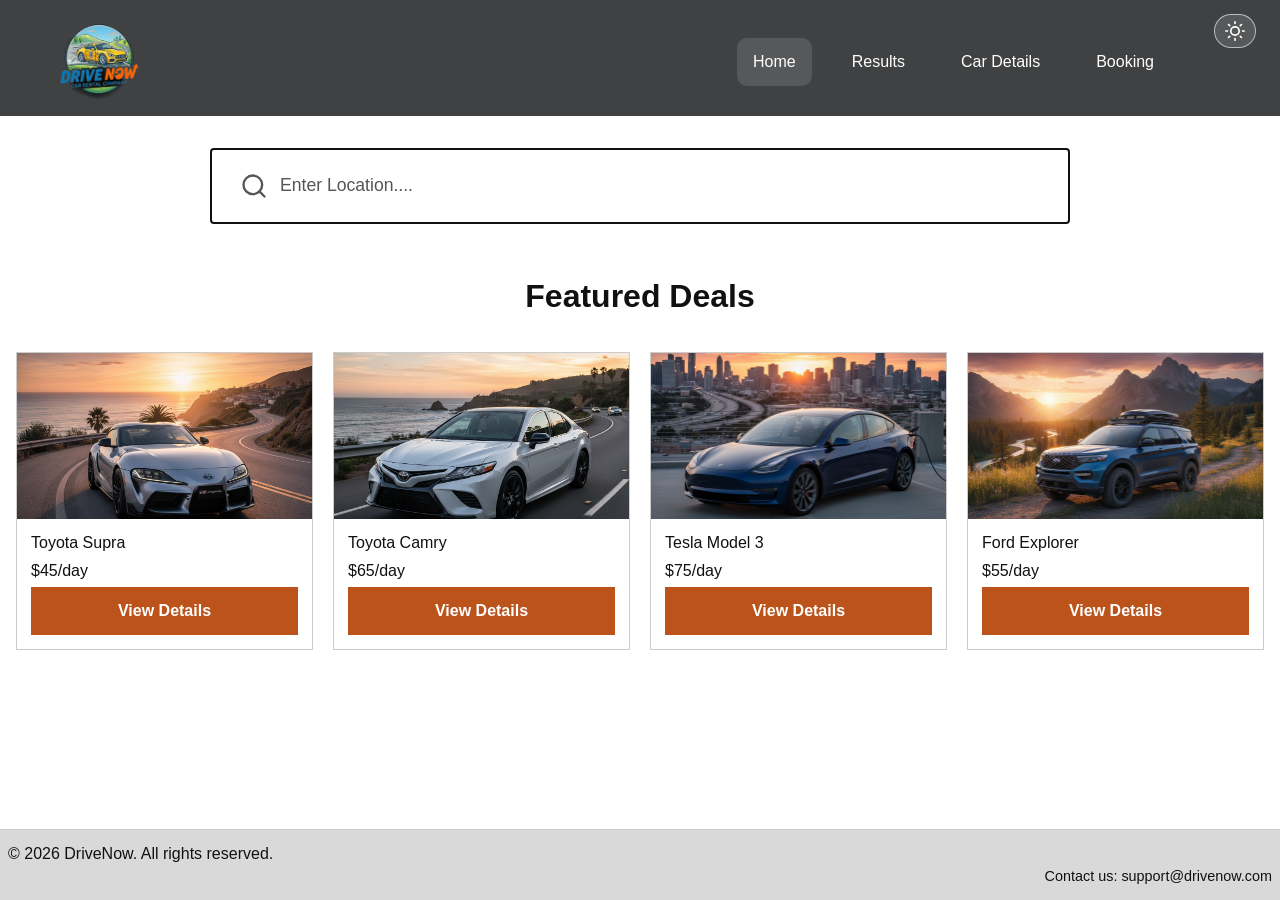
<file: index.html>
<!DOCTYPE html>
<html lang="en">

<head>
  <meta charset="UTF-8" />
  <meta name="viewport" content="width=device-width, initial-scale=1.0" />
  <title>DriveNow — Find Your Ride</title>
  <script>
    const savedTheme = localStorage.getItem('theme');
    if (savedTheme) {
      document.documentElement.setAttribute('data-theme', savedTheme);
    }
  </script>
  <link rel="stylesheet" href="css/styles.css" />
  <link rel="stylesheet" href="css/index.css" />
</head>

<body class="home-page">
  <div class="page-loader" id="page-loader" role="status" aria-live="polite">
    <div class="page-loader-panel">
      <div class="ring-spinner" aria-hidden="true"></div>
      <h2>Finding Your Perfect Car...</h2>
      <p>This will only take a moment</p>
    </div>
  </div>

  <!-- ── HEADER / NAV ── -->
  <header>
    <nav class="navbar" aria-label="Main navigation">

      <!-- hamburger: mobile only -->
      <button class="hamburger" id="hamburger" aria-label="Open navigation menu" aria-expanded="false"
        aria-controls="nav-menu">
        <span class="bar"></span>
        <span class="bar"></span>
        <span class="bar"></span>
      </button>

      <!-- Logo -->
      <a href="index.html" class="logo">
        <img src="images/logo.png" alt="DriveNow" class="logo-img" />
      </a>

      <!-- Dark-mode toggle -->
      <div class="nav-right">
        <button class="dark-mode-toggle" type="button" aria-label="Toggle light and dark mode">
          <svg class="icon-sun" xmlns="http://www.w3.org/2000/svg" viewBox="0 0 24 24" fill="none" stroke="currentColor"
            stroke-width="2" stroke-linecap="round" stroke-linejoin="round" aria-hidden="true">
            <circle cx="12" cy="12" r="5" />
            <line x1="12" y1="1" x2="12" y2="3" />
            <line x1="12" y1="21" x2="12" y2="23" />
            <line x1="4.22" y1="4.22" x2="5.64" y2="5.64" />
            <line x1="18.36" y1="18.36" x2="19.78" y2="19.78" />
            <line x1="1" y1="12" x2="3" y2="12" />
            <line x1="21" y1="12" x2="23" y2="12" />
            <line x1="4.22" y1="19.78" x2="5.64" y2="18.36" />
            <line x1="18.36" y1="5.64" x2="19.78" y2="4.22" />
          </svg>
          <svg class="icon-moon" xmlns="http://www.w3.org/2000/svg" viewBox="0 0 24 24" fill="none"
            stroke="currentColor" stroke-width="2" stroke-linecap="round" stroke-linejoin="round" aria-hidden="true">
            <path d="M21 12.79A9 9 0 1 1 11.21 3 7 7 0 0 0 21 12.79z" />
          </svg>
        </button>
      </div>

      <!-- Single nav list — mobile dropdown + desktop inline row -->
      <ul class="nav-menu" id="nav-menu" role="menu">
        <li><a href="index.html" aria-current="page">Home</a></li>
        <li><a href="searchResults.html">Results</a></li>
        <li><a href="car-details.html">Car Details</a></li>
        <li><a href="booking.html">Booking</a></li>
      </ul>

    </nav>
  </header>

  <!-- ── MAIN CONTENT ── -->
  <main class="content">

    <!-- Search bar -->
    <div class="search-wrap">
      <div class="search-box">
        <svg class="search-icon" xmlns="http://www.w3.org/2000/svg" viewBox="0 0 24 24" fill="none"
          stroke="currentColor" stroke-width="2" stroke-linecap="round" stroke-linejoin="round" aria-hidden="true">
          <circle cx="11" cy="11" r="8" />
          <line x1="21" y1="21" x2="16.65" y2="16.65" />
        </svg>
        <input type="text" id="location-search" placeholder="Enter Location...." aria-label="Enter pickup location" />
      </div>
    </div>

    <!-- Featured Deals -->
    <section class="featured-section is-initial-loading" aria-label="Featured deals">
      <h2>Featured Deals</h2>

      <div class="cards-loading-grid" id="initial-loading" aria-hidden="true">
        <article class="loading-card">
          <div class="loading-image"></div>
          <div class="loading-card-body">
            <div class="loading-line loading-line-title"></div>
            <div class="loading-line loading-line-price"></div>
            <div class="loading-line loading-line-button"></div>
          </div>
        </article>
        <article class="loading-card">
          <div class="loading-image"></div>
          <div class="loading-card-body">
            <div class="loading-line loading-line-title"></div>
            <div class="loading-line loading-line-price"></div>
            <div class="loading-line loading-line-button"></div>
          </div>
        </article>
        <article class="loading-card">
          <div class="loading-image"></div>
          <div class="loading-card-body">
            <div class="loading-line loading-line-title"></div>
            <div class="loading-line loading-line-price"></div>
            <div class="loading-line loading-line-button"></div>
          </div>
        </article>
        <article class="loading-card">
          <div class="loading-image"></div>
          <div class="loading-card-body">
            <div class="loading-line loading-line-title"></div>
            <div class="loading-line loading-line-price"></div>
            <div class="loading-line loading-line-button"></div>
          </div>
        </article>
      </div>

      <div class="results-loading-card" id="results-loading" aria-live="polite" hidden>
        <div class="ring-spinner" aria-hidden="true"></div>
        <h3>Finding Your Perfect Car...</h3>
        <p>This will only take a moment</p>
      </div>

      <div class="cards-grid" id="featured-cards">

        <!-- Card 1 — Toyota Supra -->
        <a href="car-details.html?car=toyota-supra" class="car-card" data-search="toyota supra sport coupe">
          <img src="images/3acf2c99f99354d7e898cce7eb17a19293761b6e.png" alt="Toyota Supra" />
          <div class="car-card-body">
            <h3>Toyota Supra</h3>
            <p class="price">$45/day</p>
            <span class="view-btn">View Details</span>
          </div>
        </a>

        <!-- Card 2 — Toyota Camry -->
        <a href="car-details.html?car=toyota-camry" class="car-card" data-search="toyota camry comfort sedan">
          <img src="images/bf67752caa2bc43080dd3bb3404a6be46a2e1ee6.png" alt="Toyota Camry" />
          <div class="car-card-body">
            <h3>Toyota Camry</h3>
            <p class="price">$65/day</p>
            <span class="view-btn">View Details</span>
          </div>
        </a>

        <!-- Card 3 — Tesla Model 3 -->
        <a href="car-details.html?car=tesla-model-3" class="car-card" data-search="tesla model 3 electric sedan">
          <img src="images/949071b429e9a21ffe97f024915ea145618aae77.png" alt="Tesla Model 3" />
          <div class="car-card-body">
            <h3>Tesla Model 3</h3>
            <p class="price">$75/day</p>
            <span class="view-btn">View Details</span>
          </div>
        </a>

        <!-- Card 4 — Ford Explorer -->
        <a href="car-details.html?car=ford-explorer" class="car-card" data-search="ford explorer family suv">
          <img src="images/331bb8dc2a8fc379808626909359086a470045e2.png" alt="Ford Explorer" />
          <div class="car-card-body">
            <h3>Ford Explorer</h3>
            <p class="price">$55/day</p>
            <span class="view-btn">View Details</span>
          </div>
        </a>

      </div>

    </section>

  </main>

  <!-- ── FOOTER ── -->
  <footer class="car-footer">
    <p>© 2026 DriveNow. All rights reserved.</p>
    <div class="footer-contact">
      <span>Contact us: support@drivenow.com</span>
    </div>
  </footer>

  <script src="js/main.js"></script>
</body>

</html>
</file>
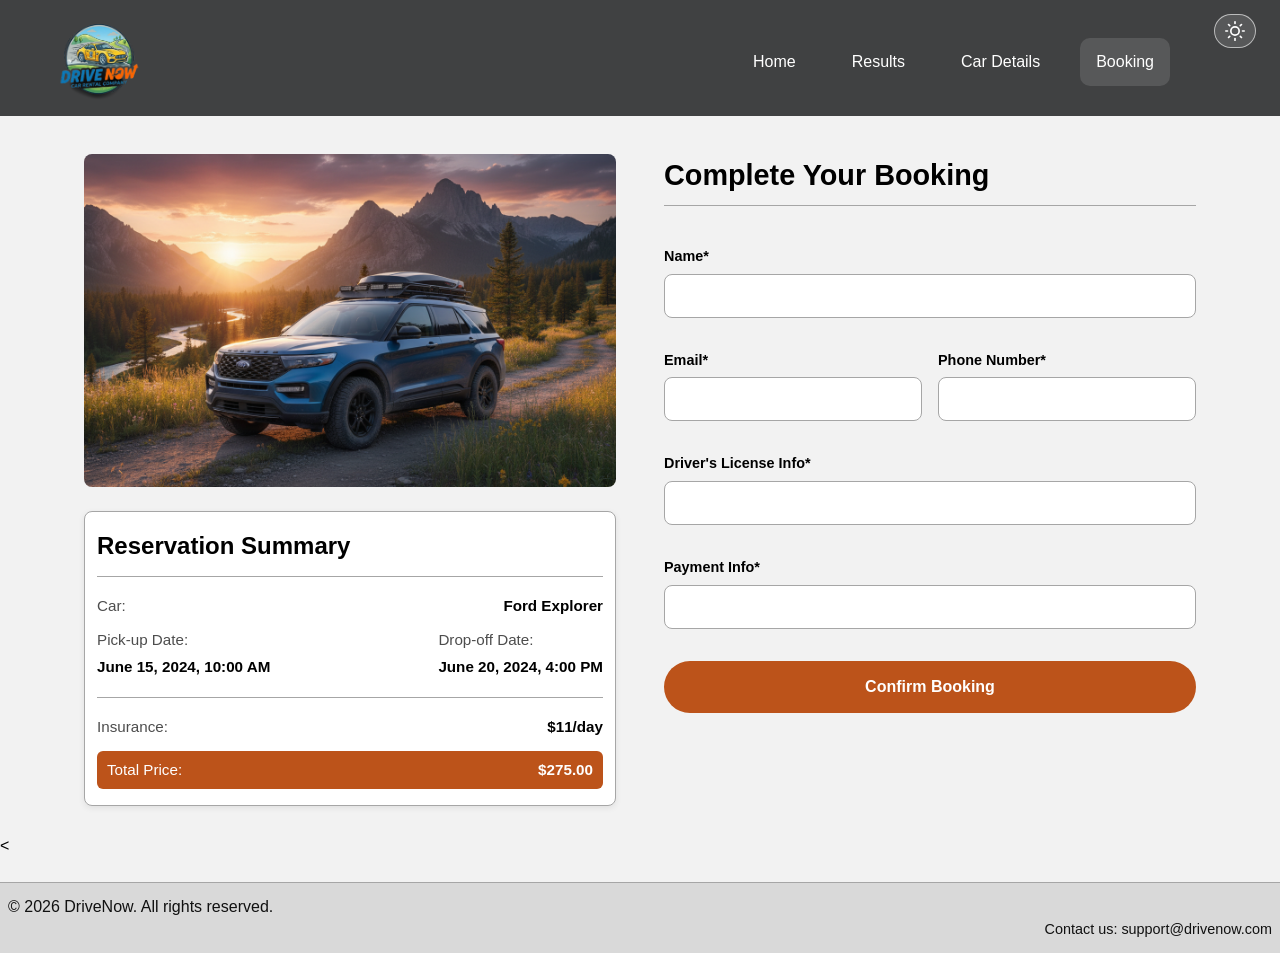
<file: booking.html>
<!DOCTYPE html>
<html lang="en">

<head>
  <meta charset="UTF-8" />
  <meta name="viewport" content="width=device-width, initial-scale=1.0" />
  <title>DriveNow Booking</title>
  <script>
    const savedTheme = localStorage.getItem('theme');
    if (savedTheme) {
      document.documentElement.setAttribute('data-theme', savedTheme);
    }
  </script>
  <link rel="stylesheet" href="css/styles.css" />
  <link rel="stylesheet" href="css/booking.css" />
</head>

<body class="booking-page">
  <div class="page-loader" id="page-loader" role="status" aria-live="polite">
    <div class="page-loader-panel">
      <div class="ring-spinner" aria-hidden="true"></div>
      <h2>Finding Your Perfect Car...</h2>
      <p>This will only take a moment</p>
    </div>
  </div>
  <header>
    <!-- shared nav -->
    <nav class="navbar" aria-label="Main navigation">
      <button class="hamburger" id="hamburger" aria-label="Open navigation menu" aria-expanded="false"
        aria-controls="nav-menu">
        <span class="bar"></span>
        <span class="bar"></span>
        <span class="bar"></span>
      </button>

      <a href="index.html" class="logo">
        <img src="images/logo.png" alt="DriveNow" class="logo-img" />
      </a>
      <!-- Dark-mode toggle -->
      <div class="nav-right">
        <button class="dark-mode-toggle" type="button" aria-label="Toggle light and dark mode">
          <svg class="icon-sun" xmlns="http://www.w3.org/2000/svg" viewBox="0 0 24 24" fill="none" stroke="currentColor"
            stroke-width="2" stroke-linecap="round" stroke-linejoin="round" aria-hidden="true">
            <circle cx="12" cy="12" r="5" />
            <line x1="12" y1="1" x2="12" y2="3" />
            <line x1="12" y1="21" x2="12" y2="23" />
            <line x1="4.22" y1="4.22" x2="5.64" y2="5.64" />
            <line x1="18.36" y1="18.36" x2="19.78" y2="19.78" />
            <line x1="1" y1="12" x2="3" y2="12" />
            <line x1="21" y1="12" x2="23" y2="12" />
            <line x1="4.22" y1="19.78" x2="5.64" y2="18.36" />
            <line x1="18.36" y1="5.64" x2="19.78" y2="4.22" />
          </svg>
          <svg class="icon-moon" xmlns="http://www.w3.org/2000/svg" viewBox="0 0 24 24" fill="none"
            stroke="currentColor" stroke-width="2" stroke-linecap="round" stroke-linejoin="round" aria-hidden="true">
            <path d="M21 12.79A9 9 0 1 1 11.21 3 7 7 0 0 0 21 12.79z" />
          </svg>
        </button>
      </div>

      <ul class="nav-menu" id="nav-menu">
        <li><a href="index.html">Home</a></li>
        <li><a href="searchResults.html">Results</a></li>
        <li><a href="car-details.html">Car Details</a></li>
        <li><a href="booking.html" aria-current="page">Booking</a></li>
      </ul>
    </nav>
  </header>

  <main class="content">
    <!-- main page layout -->
    <section class="booking-layout" aria-label="booking details">

      <div class="booking-right">
        <!--car-image-box -->
        <div class="car-image-box">
          <img src="images/331bb8dc2a8fc379808626909359086a470045e2.png"
            alt="Future car shown from the front at an angle" class="car-image"
            alt="car shown from the front at an angle" class="car-image" id="booking-car-image" />
        </div>
        <!-- reservation info card-->
        <article class="details-card">
          <h2>Reservation Summary</h2>

          <hr class="divider">

          <div class="reservation-row">
            <span class="label">Car:</span>
            <span class="value" id="booking-car-name">Ford Explorer</span>
          </div>

          <div class="reservation-dates">
            <div class="date-col">
              <span class="label">Pick-up Date:</span>
              <span class="value">June 15, 2024, 10:00 AM</span>
            </div>
            <div class="date-col">
              <span class="label">Drop-off Date:</span>
              <span class="value">June 20, 2024, 4:00 PM</span>
            </div>
          </div>

          <hr class="divider">

          <div class="reservation-row">
            <span class="label">Insurance:</span>
            <span class="value" id="booking-insurance">$11/day</span>
          </div>

          <div class="reservation-row total-row">
            <span class="label">Total Price:</span>
            <span class="value" id="booking-total">$100/day</span>
        </article>
      </div>

      <div class="booking-left">
        <h1 class="page-title"> Complete Your Booking</h1>
        <hr class="title-divider">

        <!-- input fields with validation and error handling -->
        <form class="booking-form">
          <div class="form-row">
            <div class="form-group">
              <label for="name">Name*</label>
              <input type="text" id="name" name="name" />
              <span class="field-error" id="name-error" aria-live="polite" hidden></span>
            </div>
          </div>

          <div class="form-row">
            <div class="form-group">
              <label for="email">Email*</label>
              <input type="email" id="email" name="email" />
              <span class="field-error" id="email-error" aria-live="polite" hidden></span>
            </div>

            <div class="form-group">
              <label for="phone">Phone Number*</label>
              <input type="tel" id="phone" name="phone" />
              <span class="field-error" id="phone-error" aria-live="polite" hidden></span>
            </div>
          </div>

          <div class="form-row">
            <div class="form-group">
              <label for="license">Driver's License Info*</label>
              <input type="text" id="license" name="license" />
              <span class="field-error" id="license-error" aria-live="polite" hidden></span>
            </div>
          </div>

          <div class="form-group">
            <label for="payment">Payment Info*</label>
            <input type="text" id="payment" name="payment" />
            <span class="field-error" id="payment-error" aria-live="polite" hidden></span>
          </div>
          <!-- confirm button -->
          <button type="submit" class="btn-confirm">Confirm Booking</button>
        </form>
      </div>
    </section>
  </main>

  <!-- ── FOOTER ── -->
  <<footer class="car-footer">
    <p>© 2026 DriveNow. All rights reserved.</p>
    <div class="footer-contact">
      <span>Contact us: support@drivenow.com</span>
    </div>
    </footer>

    <script src="js/main.js"></script>
</body>

</html>
</file>
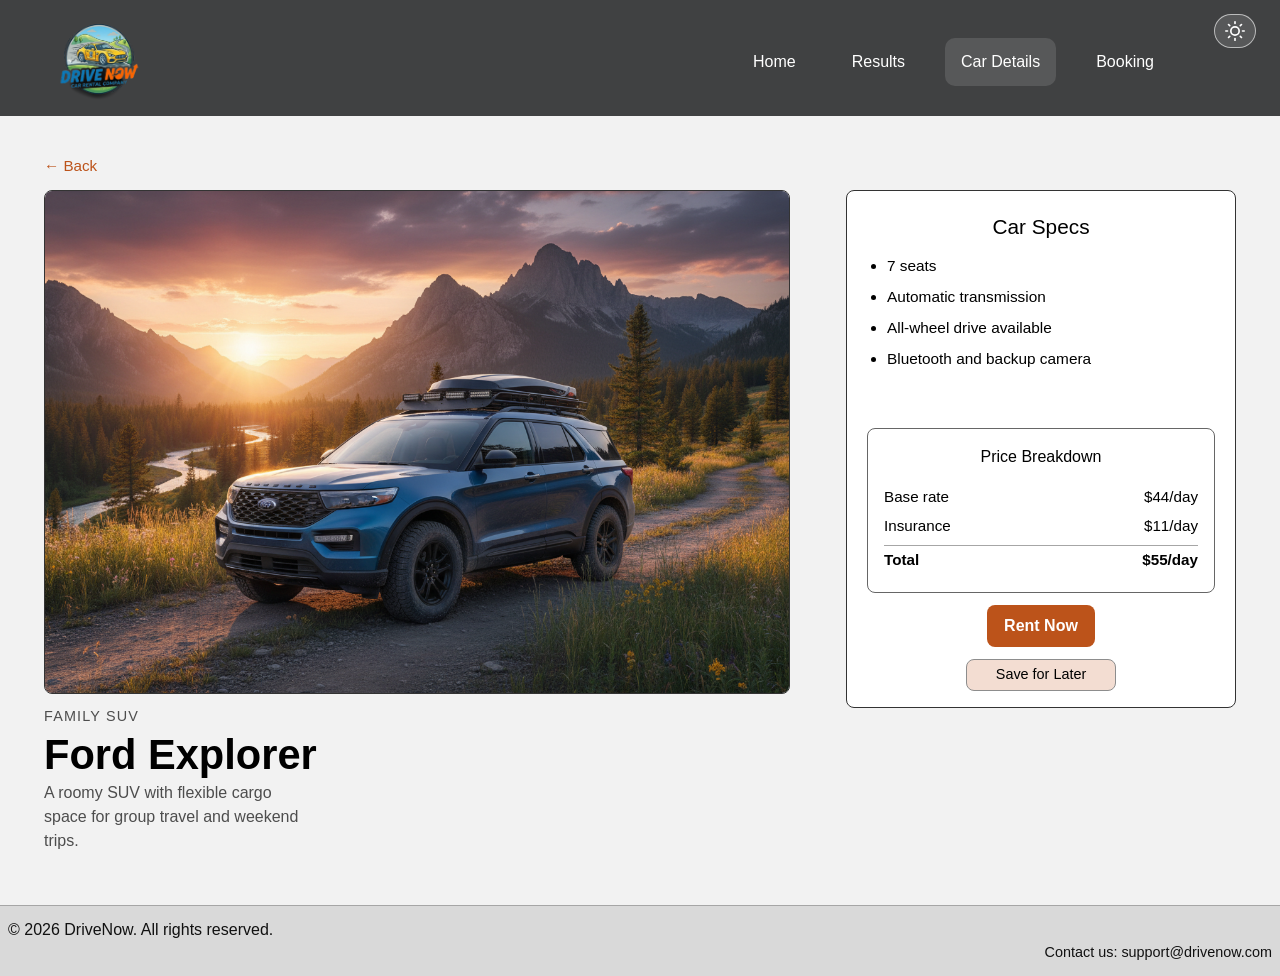
<file: car-details.html>
<!DOCTYPE html>
<html lang="en">
<head>
  <meta charset="UTF-8" />
  <meta name="viewport" content="width=device-width, initial-scale=1.0" />
  <title>DriveNow Car Details</title>
  <script>
    const savedTheme = localStorage.getItem('theme');
    if (savedTheme) {
      document.documentElement.setAttribute('data-theme', savedTheme);
    }
  </script>
  <link rel="stylesheet" href="css/styles.css" />
  <link rel="stylesheet" href="css/car-details.css" />
</head>
<body class="car-details-page">
  <div class="page-loader" id="page-loader" role="status" aria-live="polite">
    <div class="page-loader-panel">
      <div class="ring-spinner" aria-hidden="true"></div>
      <h2>Finding Your Perfect Car...</h2>
      <p>This will only take a moment</p>
    </div>
  </div>
  <header>
    <!-- shared nav -->
    <nav class="navbar" aria-label="Main navigation">
      <button class="hamburger" id="hamburger" aria-label="Open navigation menu" aria-expanded="false" aria-controls="nav-menu">
        <span class="bar"></span>
        <span class="bar"></span>
        <span class="bar"></span>
      </button>

      <a href="index.html" class="logo">
        <img src="images/logo.png" alt="DriveNow" class="logo-img" />
      </a>
      <!-- Dark-mode toggle -->
      <div class="nav-right">
        <button class="dark-mode-toggle" type="button" aria-label="Toggle light and dark mode">
          <svg class="icon-sun" xmlns="http://www.w3.org/2000/svg" viewBox="0 0 24 24" fill="none" stroke="currentColor" stroke-width="2" stroke-linecap="round" stroke-linejoin="round" aria-hidden="true"><circle cx="12" cy="12" r="5"/><line x1="12" y1="1" x2="12" y2="3"/><line x1="12" y1="21" x2="12" y2="23"/><line x1="4.22" y1="4.22" x2="5.64" y2="5.64"/><line x1="18.36" y1="18.36" x2="19.78" y2="19.78"/><line x1="1" y1="12" x2="3" y2="12"/><line x1="21" y1="12" x2="23" y2="12"/><line x1="4.22" y1="19.78" x2="5.64" y2="18.36"/><line x1="18.36" y1="5.64" x2="19.78" y2="4.22"/></svg>
          <svg class="icon-moon" xmlns="http://www.w3.org/2000/svg" viewBox="0 0 24 24" fill="none" stroke="currentColor" stroke-width="2" stroke-linecap="round" stroke-linejoin="round" aria-hidden="true"><path d="M21 12.79A9 9 0 1 1 11.21 3 7 7 0 0 0 21 12.79z"/></svg>
        </button>
      </div>

      <ul class="nav-menu" id="nav-menu">
        <li><a href="index.html">Home</a></li>
        <li><a href="searchResults.html">Results</a></li>
        <li><a href="car-details.html" aria-current="page">Car Details</a></li>
        <li><a href="booking.html">Booking</a></li>
      </ul>
    </nav>
  </header>

  <main class="content">
    <!-- main page layout -->
       <button class="back-btn" onclick="history.back()">← Back</button>
    <section class="car-details-layout" aria-label="Car details">
      <!-- car photo and name -->
      <div class="car-hero">
        <div class="car-image-wrap">
          <img src="images/331bb8dc2a8fc379808626909359086a470045e2.png" alt="Car shown from the front at an angle" class="car-image" id="car-image" />
        </div>
        <div class="car-title-block">
          <p class="car-label" id="car-label">Available now</p>
          <h1 id="car-name">Future car</h1>
          <p class="car-subtitle" id="car-subtitle">Good for city driving and weekend trips.</p>
        </div>
      </div>

      <!-- car info card -->
      <article class="details-card">
        <h2>Car Specs</h2>

        <!-- basic details -->
        <ul class="spec-list" id="spec-list">
          <li>5 seats</li>
          <li>Automatic transmission</li>
          <li>Electric range: 320 miles</li>
          <li>Bluetooth and backup camera</li>
        </ul>

        <!-- price section -->
        <section class="price-box" aria-label="Price breakdown">
          <h3>Price Breakdown</h3>

          <div class="price-row">
            <span>Base rate</span>
            <span id="base-rate">$89/day</span>
          </div>

          <div class="price-row">
            <span>Insurance</span>
            <span id="insurance-rate">$18/day</span>
          </div>

          <div class="price-row total-row">
            <span>Total</span>
            <span id="total-rate">$107/day</span>
          </div>
        </section>

        <!-- buttons -->
        <div class="action-buttons">
          <a href ="booking.html" id="rent-now-btn">
          <button class="primary-button" type="button" data-loading-text="Loading...">Rent Now</button>
          </a>
          <button class="secondary-button" type="button" data-loading-text="Loading...">Save for Later</button>
        </div>
      </article>
    </section>
  </main>

  <!-- ── FOOTER ── -->
  <footer class="car-footer">
    <p>© 2026 DriveNow. All rights reserved.</p>
    <div class="footer-contact">
      <span>Contact us: support@drivenow.com</span>
    </div>
  </footer>

  <script src="js/main.js"></script>
</body>
</html>
</file>
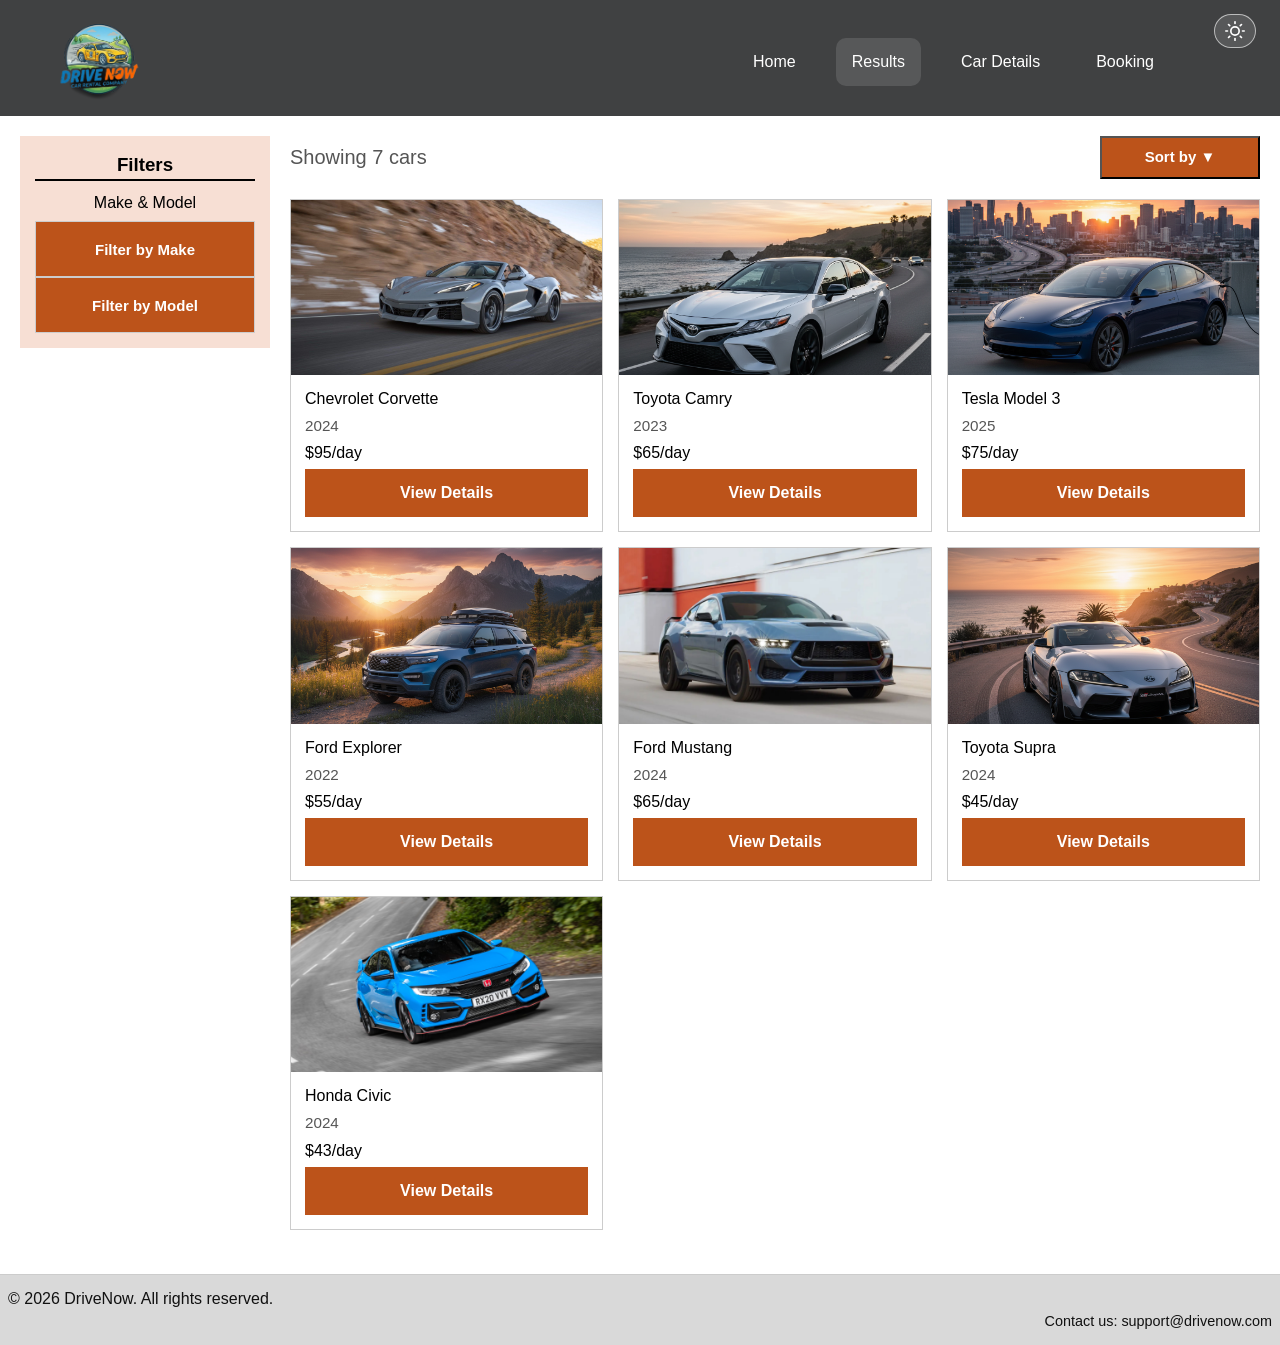
<file: searchResults.html>
<!DOCTYPE html>
<html lang="en">

<head>
  <meta charset="UTF-8" />
  <meta name="viewport" content="width=device-width, initial-scale=1.0" />
  <title>DriveNow search results</title>
  <script>
    const savedTheme = localStorage.getItem('theme');
    if (savedTheme) {
      document.documentElement.setAttribute('data-theme', savedTheme);
    }
  </script>
  <link rel="stylesheet" href="css/styles.css" />
  <link rel="stylesheet" href="css/search-results.css" />
</head>

<body class ="search-results-page">
  <div class="page-loader" id="page-loader" role="status" aria-live="polite">
    <div class="page-loader-panel">
      <div class="ring-spinner" aria-hidden="true"></div>
      <h2>Finding Your Perfect Car...</h2>
      <p>This will only take a moment</p>
    </div>
  </div>
  <header>
    <nav class="navbar" aria-label="Main navigation">
      <button class="hamburger" id="hamburger" aria-label="Open navigation menu" aria-expanded="false"
        aria-controls="nav-menu">
        <span class="bar"></span>
        <span class="bar"></span>
        <span class="bar"></span>
      </button>

      <!-- Logo -->
      <a href="index.html" class="logo">
        <img src="images/logo.png" alt="DriveNow" class="logo-img" />
      </a>
      <!-- Dark-mode toggle -->
      <div class="nav-right">
        <button class="dark-mode-toggle" type="button" aria-label="Toggle light and dark mode">
          <svg class="icon-sun" xmlns="http://www.w3.org/2000/svg" viewBox="0 0 24 24" fill="none" stroke="currentColor" stroke-width="2" stroke-linecap="round" stroke-linejoin="round" aria-hidden="true"><circle cx="12" cy="12" r="5"/><line x1="12" y1="1" x2="12" y2="3"/><line x1="12" y1="21" x2="12" y2="23"/><line x1="4.22" y1="4.22" x2="5.64" y2="5.64"/><line x1="18.36" y1="18.36" x2="19.78" y2="19.78"/><line x1="1" y1="12" x2="3" y2="12"/><line x1="21" y1="12" x2="23" y2="12"/><line x1="4.22" y1="19.78" x2="5.64" y2="18.36"/><line x1="18.36" y1="5.64" x2="19.78" y2="4.22"/></svg>
          <svg class="icon-moon" xmlns="http://www.w3.org/2000/svg" viewBox="0 0 24 24" fill="none" stroke="currentColor" stroke-width="2" stroke-linecap="round" stroke-linejoin="round" aria-hidden="true"><path d="M21 12.79A9 9 0 1 1 11.21 3 7 7 0 0 0 21 12.79z"/></svg>
        </button>
      </div>

      <ul class="nav-menu" id="nav-menu">
        <li><a href="index.html">Home</a></li>
        <li><a href="searchResults.html" aria-current="page">Results</a></li>
        <li><a href="car-details.html">Car Details</a></li>
        <li><a href="booking.html">Booking</a></li>
      </ul>
    </nav>
  </header>

  <main class="main">
    <!--Spot for filers -->
    <aside class="filters">
      <h3>Filters</h3>

      <!--Buttons for the desktop version-->
      <div class="desktopBtns">
        <p class="filter-label">Make & Model</p>
      <input type="text" id = "makeFilter" class="whitebtn" placeholder="Filter by Make">
      <input type="text" id ="modelFilter" class="whitebtn" placeholder="Filter by Model">
      </div>
      <!--Buttons for the mobile version-->
      <div class="mobileBtns">
        <button class="mobileFilter" id= "mobileFilterBtn">Filters</button>
        <div class="sort-wrapper">
        <button class="mobileSort" id = "mobileSortBtn">Sort by ▼</button>

        
        <div id="sortDropdown" class="sort-dropdown mobile-sort">
    <div class="sort-option" data-sort="price">Price: Low to High</div>
    <div class="sort-option" data-sort="year">Year: Newest First</div>
  </div>
        </div>
      </div>
      <div id="mobileFilterMenu" class="mobileFilterMenu">
        <p class="filter-label">Make & Model</p>
        <input type="text" id="mobileMakeFilter" class="whitebtn" placeholder="Filter by Make">
        <input type="text" id="mobileModelFilter" class="whitebtn" placeholder="Filter by Model">
      </div>


    </aside>


    <!-- Search Results -->
    <section class="results">
      <div class='resultHeader'>
       <h1 class="resultTitle">Showing x cars in [location]</h1>
        
       <div class="sort-container">
  <button class="srtbtn" id="sortToggle">Sort by ▼</button>

  <div class="sort-dropdown" id="mobileSortDropdown">
    <div class="sort-option" data-sort="price">Price (Low → High)</div>
    <div class="sort-option" data-sort="year">Year (Newest First)</div>
  </div>
</div>
      </div>


      <!-- Car Cards -->

      <div class="results-loading-inline" id="search-results-loading" aria-live="polite" hidden>
        <div class="ring-spinner results-spinner" aria-hidden="true"></div>
        <p>Loading results...</p>
      </div>

      <div class="container">
        <a href="car-details.html?car=chevrolet-corvette" class="card" id="card1" data-year="2024">
          <img src="images/corvette.jpg" alt="Chevrolet Corvette" />
          <div class="card-body">
            <h3>Chevrolet Corvette</h3>
            <p class="year">2024</p>
            <p class="price">$95/day</p>
            <span class="details-btn">View Details</span>
          </div>
        </a>

        <a href="car-details.html?car=toyota-camry" class="card" id="card1" data-year="2023">
          <img src="images/bf67752caa2bc43080dd3bb3404a6be46a2e1ee6.png" alt="Toyota Camry" />
          <div class="card-body">
            <h3>Toyota Camry</h3>
            <p class="year">2023</p>
            <p class="price">$65/day</p>
            <span class="details-btn">View Details</span>
          </div>
        </a>

        <a href="car-details.html?car=tesla-model-3" class="card" id="card1" data-year="2025">
          <img src="images/949071b429e9a21ffe97f024915ea145618aae77.png" alt="Tesla Model 3" />
          <div class="card-body">
            <h3>Tesla Model 3</h3>
            <p class="year">2025</p>
            <p class="price">$75/day</p>
            <span class="details-btn">View Details</span>
          </div>
        </a>

        <a href="car-details.html?car=ford-explorer" class="card" id="card1" data-year="2022">
          <img src="images/331bb8dc2a8fc379808626909359086a470045e2.png" alt="Ford Explorer" />
          <div class="card-body">
            <h3>Ford Explorer</h3>
            <p class="year">2022</p>
            <p class="price">$55/day</p>
            <span class="details-btn">View Details</span>
          </div>
        </a>

        <a href="car-details.html?car=ford-mustang" class="card" id="card1" data-year="2024">
          <img src="images/mustang.jpg" alt="Ford Mustang" />
          <div class="card-body">
            <h3>Ford Mustang</h3>
            <p class="year">2024</p>
            <p class="price">$65/day</p>
            <span class="details-btn">View Details</span>
          </div>
        </a>

        <a href="car-details.html?car=toyota-supra" class="card" id="card1" data-year="2024">
          <img src="images/3acf2c99f99354d7e898cce7eb17a19293761b6e.png" alt="Toyota Supra" />
          <div class="card-body">
            <h3>Toyota Supra</h3>
            <p class="year">2024</p>
            <p class="price">$45/day</p>
            <span class="details-btn">View Details</span>
          </div>
        </a>

        <a href="car-details.html?car=honda-civic" class="card" id="card7" data-year="2024">
          <img src="images/civic.jpg" alt="Honda Civic" />
          <div class="card-body">
            <h3>Honda Civic</h3>
            <p class="year">2024</p>
            <p class="price">$43/day</p>
            <span class="details-btn">View Details</span>
          </div>
        </a>
      </div>
      <p id="results-empty" hidden>No cars matched your search.</p>
    </section>
  </main>

  <!-- ── FOOTER ── -->
  <footer class="car-footer">
    <p>© 2026 DriveNow. All rights reserved.</p>
    <div class="footer-contact">
      <span>Contact us: support@drivenow.com</span>
    </div>
  </footer>

  <script src="js/main.js"></script>

  
</body>

</html>
</file>
<file: css/styles.css>
/* BASIC RESET */
* {
  margin: 0;
  padding: 0;
  box-sizing: border-box;
}

/* SMOOTH THEME TRANSITION */
html {
  transition:
    background-color 0.35s ease,
    color 0.35s ease;
}
 
body,
.navbar,
.nav-menu,
.page-loader,
.page-loader-panel,
.car-card,
.card,
.details-card,
.price-box,
.car-image-wrap,
.search-box,
.city-dropdown,
.car-footer,
.filters,
.sort-dropdown,
.results-loading-card,
.loading-card {
  transition:
    background-color 0.35s ease,
    color 0.35s ease,
    border-color 0.35s ease,
    box-shadow 0.35s ease;
}

/* BASE STYLES */
body {
  font-family: Arial, sans-serif;
  line-height: 1.5;
  --nav-toggle-min-height: 34px;
  --nav-toggle-padding: 6px 10px;
  --nav-toggle-font-size: 0.7rem;
  --nav-toggle-border: 1px solid rgba(255, 255, 255, 0.6);
  --nav-toggle-background: rgba(255, 255, 255, 0.12);
}

img {
  display: block;
  max-width: 100%;
}

button {
  font: inherit;
}

button:disabled,
.button-loading,
.is-loading {
  cursor: wait;
}

.button-loading {
  opacity: 0.82;
  pointer-events: none;
}

.page-loader {
  position: fixed;
  inset: 0;
  z-index: 1000;
  display: grid;
  place-items: center;
  padding: 24px;
  background: rgba(255, 255, 255, 0.95);
  transition: opacity 0.25s ease, visibility 0.25s ease;
}

html[data-theme="dark"] .page-loader,
body[data-theme="dark"] .page-loader {
  background: rgba(27, 27, 27, 0.95);
}

.page-loader.is-hidden {
  opacity: 0;
  visibility: hidden;
  pointer-events: none;
}

.page-loader-panel,
.results-loading-card {
  width: min(100%, 520px);
  min-height: 320px;
  display: grid;
  place-items: center;
  align-content: center;
  gap: 14px;
  padding: 32px 24px;
  text-align: center;
  border-radius: 6px;
  background: var(--color-surface, #ffffff);
  color: var(--color-text, #111111);
  box-shadow: 0 18px 40px rgba(0, 0, 0, 0.08);
}

html[data-theme="dark"] .page-loader-panel,
html[data-theme="dark"] .results-loading-card,
body[data-theme="dark"] .page-loader-panel,
body[data-theme="dark"] .results-loading-card {
  background: #242424;
  color: #f5f5f5;
  box-shadow: 0 18px 40px rgba(0, 0, 0, 0.28);
}

.page-loader-panel h2,
.results-loading-card h3 {
  margin: 0;
  font-size: 2rem;
  line-height: 1.1;
}

.page-loader-panel p,
.results-loading-card p {
  margin: 0;
  font-size: 1rem;
  color: var(--color-text-soft, #666666);
}

.ring-spinner {
  width: 96px;
  height: 96px;
  border-radius: 50%;
  background: conic-gradient(from 0deg, #bc531a 0deg, #ef9e75 135deg, #f1e8e4 240deg, #bc531a 360deg);
  -webkit-mask: radial-gradient(circle, transparent 62%, #000 64%);
  mask: radial-gradient(circle, transparent 62%, #000 64%);
  animation: spinRing 1s linear infinite;
}

.results-loading-card {
  width: 100%;
  min-height: 320px;
  margin-top: 8px;
}

.cards-loading-grid {
  display: grid;
  grid-template-columns: 1fr;
  gap: 16px;
}

.loading-card {
  border: 1px solid var(--color-border, #cccccc);
  background-color: var(--color-surface, #ffffff);
  overflow: hidden;
}

.loading-image,
.loading-line {
  background: linear-gradient(
    90deg,
    rgba(0, 0, 0, 0.06) 20%,
    rgba(0, 0, 0, 0.12) 50%,
    rgba(0, 0, 0, 0.06) 80%
  );
  background-size: 200% 100%;
  animation: shimmer 1.25s ease-in-out infinite;
}

.loading-image {
  width: 100%;
  aspect-ratio: 16 / 9;
}

.loading-card-body {
  padding: 12px 14px 14px;
}

.loading-line {
  height: 16px;
  border-radius: 999px;
}

.loading-line + .loading-line {
  margin-top: 12px;
}

.loading-line-title {
  width: 72%;
}

.loading-line-price {
  width: 36%;
}

.loading-line-button {
  width: 100%;
  height: 44px;
  margin-top: 18px;
}

@keyframes spinRing {
  to {
    transform: rotate(360deg);
  }
}

@keyframes shimmer {
  0% {
    background-position: 200% 0;
  }

  100% {
    background-position: -200% 0;
  }
}

/* SHARED NAVIGATION  */
.navbar {
  display: flex;
  align-items: center;
  justify-content: space-between;
  padding: var(--nav-padding, 12px 16px);
  background-color: var(--color-header, #404142);
  border-top: var(--nav-border-top, 0);
  position: relative;
}

.nav-menu li a[aria-current="page"] {
  background-color: rgba(255, 255, 255, 0.12);
}

.logo {
  flex: var(--nav-logo-flex, 0 1 auto);
  /* Keep only the logo image area clickable */
  justify-self: start;
  width: fit-content;
  text-align: var(--nav-logo-align, left);
  font-size: var(--nav-logo-size, 1rem);
  font-weight: var(--nav-logo-weight, 700);
  letter-spacing: var(--nav-logo-letter-spacing, normal);
  color: var(--color-nav-text, #ffffff);
  text-decoration: none;
  display: flex;
  align-items: center;
}

.logo-img {
  height: 36px;
  width: auto;
  display: block;
}

.nav-right {
  margin-left: var(--nav-right-margin-left, 0);
}

.dark-mode-toggle {
  min-height: var(--nav-toggle-min-height, 44px);
  min-width: var(--nav-toggle-min-height, 44px);
  padding: var(--nav-toggle-padding, 10px 14px);
  font-size: var(--nav-toggle-font-size, 1rem);
  border: var(--nav-toggle-border, 1px solid rgba(255, 255, 255, 0.4));
  border-radius: 999px;
  background: var(--nav-toggle-background, transparent);
  color: var(--color-nav-text, #ffffff);
  cursor: pointer;
  display: flex;
  align-items: center;
  justify-content: center;
}

/* Show sun icon in light mode, moon in dark mode */
.dark-mode-toggle .icon-sun {
  display: block;
  width: 20px;
  height: 20px;
}

.dark-mode-toggle .icon-moon {
  display: none;
  width: 20px;
  height: 20px;
}

html[data-theme="dark"] .dark-mode-toggle .icon-sun,
body[data-theme="dark"] .dark-mode-toggle .icon-sun {
  display: none;
}

html[data-theme="dark"] .dark-mode-toggle .icon-moon,
body[data-theme="dark"] .dark-mode-toggle .icon-moon {
  display: block;
}

.hamburger {
  display: flex;
  flex-direction: column;
  gap: 5px;
  background: none;
  border: none;
  cursor: pointer;
  padding: var(--nav-hamburger-padding, 10px 6px);
  min-width: 44px;
  min-height: 44px;
}

.hamburger span {
  display: block;
  width: var(--nav-hamburger-bar-width, 25px);
  height: var(--nav-hamburger-bar-height, 3px);
  background-color: var(--color-nav-text, #ffffff);
  border-radius: 2px;
}

.nav-menu {
  display: none;
  flex-direction: column;
  list-style: none;
  position: absolute;
  top: 100%;
  left: 0;
  width: 100%;
  background-color: var(--color-header, #404142);
  border-top: var(--nav-menu-border-top, 0);
  padding: 10px 16px 16px;
  z-index: 100;
}

.nav-menu.open {
  display: flex;
}

.nav-menu li a {
  display: block;
  padding: 12px 16px;
  text-decoration: none;
  color: var(--color-nav-text, #ffffff);
  font-size: 1rem;
  border-radius: 10px;
}

.nav-menu li a:hover {
  background-color: rgba(255, 255, 255, 0.1);
}
/* shared content styles with fade-in animation */
.content,
.main {
  padding: 24px;
  animation: fadeIn 0.4s ease;
}

/* page fade-in animation */
@keyframes fadeIn {
  from {
    opacity: 0;
    transform: translateY(8px);
  }

  to {
    opacity: 1;
    transform: translateY(0);
  }
}

.car-footer {
  margin-top: 24px;
  padding: 12px 8px;
  border-top: 1px solid var(--color-border);
  background-color: #d9d9d9;
  color: #111111;
  font-size: 1rem;
  flex-wrap: wrap;
  justify-content: space-between;
  align-items: center;
}
.footer-contact {
  display: flex;
  flex-direction: column;
  align-items: flex-start;
  gap: 6px;
  font-size: 0.9rem;
}

.footer-contact a {
  color: #111111;
  text-decoration: none;
}

.footer-contact a:hover {
  text-decoration: underline;
}

@media (min-width: 768px) {
  .hamburger {
    display: none;
  }

  .navbar {
    display: grid;
    grid-template-columns: 1fr auto;
    align-items: center;
    padding: 18px 24px 16px;
    min-height: 108px;
  }

  .nav-right {
    position: absolute;
    top: 14px;
    right: 24px;
    z-index: 2;
  }

  .nav-menu {
    display: flex;
    flex-direction: row;
    position: static;
    width: auto;
    padding: 0;
    gap: 24px;
    justify-content: flex-end;
    align-items: center;
    width: 100%;
    padding-right: 86px;
    margin-top: 6px;
    background-color: transparent;
  }

  .cards-loading-grid {
    grid-template-columns: repeat(4, 1fr);
    gap: 20px;
  }

  .page-loader-panel h2,
  .results-loading-card h3 {
    font-size: 2.2rem;
  }

  .logo {
    font-size: var(--nav-logo-desktop-size, 2.5rem);
  }

  .logo-img {
    height: 82px;
  }
   .footer-contact {
    align-items: flex-end;
  }

}
</file>
<file: css/index.css>
/* index.css — DriveNow homepage, mobile-first */

/* ── CSS Variables ── */
body.home-page {
  --color-header: #404142;
  --color-accent: #BC531A;
  --color-accent-hover: #bf5929;
  --color-text: #111111;
  --color-text-soft: #555555;
  --color-bg: #ffffff;
  --color-surface: #ffffff;
  --color-border: #cccccc;
  --color-nav-text: #ffffff;
  --color-search-border: #111111;
  --nav-toggle-min-height: 34px;
  --nav-toggle-padding: 6px 10px;
  --nav-toggle-font-size: 0.7rem;
  --nav-toggle-border: 1px solid rgba(255, 255, 255, 0.6);
  --nav-toggle-background: rgba(255, 255, 255, 0.12);

  background-color: var(--color-bg);
  color: var(--color-text);
}

/* ── Dark mode ── */
html[data-theme="dark"] body.home-page,
body.home-page[data-theme="dark"] {
  --color-header: #0d0d0d;
  --color-text: #f5f5f5;
  --color-text-soft: #d8d8d8;
  --color-bg: #1b1b1b;
  --color-surface: #242424;
  --color-border: #444444;
  --color-search-border: #f5f5f5;
}


/* ── MAIN CONTENT ── */
.home-page .content {
  width: min(100%, 1280px);
  margin: 0 auto;
  padding: 32px 16px 48px;
}

body.home-page {
  min-height: 100vh;
  display: flex;
  flex-direction: column;
}

.home-page .content {
  flex: 1;  /* pushes footer to the bottom */
}

/* ── SEARCH BAR ── */
.search-wrap {
  margin: 0 auto 40px;
  max-width: 740px;
}
/* Search box with focus effect */
.search-box {
  display: flex;
  align-items: center;
  gap: 12px;
  border: 2px solid var(--color-search-border);
  border-radius: 4px;
  padding: 18px 20px;
  background-color: var(--color-surface);
  transition: border-color 0.2s ease, box-shadow 0.2s ease;
}
/* Focus state for search box with subtle shadow */
.search-box:focus-within {
  border-color: var(--color-accent);
  box-shadow: 0 0 0 3px rgba(217, 106, 54, 0.15);
}


.search-icon {
  width: 28px;
  height: 28px;
  flex-shrink: 0;
  color: var(--color-text-soft);
}

.search-box input {
  flex: 1;
  border: none;
  outline: none;
  font-size: 1.1rem;
  color: var(--color-text-soft);
  background: transparent;
  font-family: inherit;
  min-width: 0;
}

.search-box input::placeholder {
  color: var(--color-text-soft);
}

/* ── FEATURED DEALS SECTION ── */
.featured-section h2 {
  font-size: 1.6rem;
  font-weight: 700;
  text-align: center;
  margin-bottom: 24px;
  color: var(--color-text);
}

/* Card grid — single column on mobile */
.cards-grid {
  display: grid;
  grid-template-columns: 1fr;
  gap: 16px;
}

#initial-loading,
#results-loading {
  display: none;
}

.featured-section.is-initial-loading #initial-loading {
  display: grid;
}

.featured-section.is-results-loading #results-loading {
  display: grid;
}

.featured-section.is-initial-loading #featured-cards,
.featured-section.is-results-loading #featured-cards,
.featured-section.is-initial-loading #results-empty,
.featured-section.is-results-loading #results-empty {
  display: none;
}

.results-empty {
  margin-top: 24px;
  text-align: center;
  color: var(--color-text-soft);
  font-size: 1rem;
}

/* Individual car card with hover effect */
.car-card {
  display: flex;
  flex-direction: column;
  border: 1px solid var(--color-border);
  background-color: var(--color-surface);
  text-decoration: none;
  color: var(--color-text);
  transition: box-shadow 0.2s ease;
}

.car-card:hover {
  box-shadow: 0 4px 16px rgba(0, 0, 0, 0.12);
}

.car-card.is-loading {
  pointer-events: none;
  opacity: 0.85;
}

.car-card img {
  width: 100%;
  aspect-ratio: 16 / 9;
  object-fit: cover;
  display: block;
}

.car-card-body {
  padding: 12px 14px 14px;
  display: flex;
  flex-direction: column;
  gap: 4px;
  flex: 1;
}

.car-card-body h3 {
  font-size: 1rem;
  font-weight: 400;
  margin: 0;
}

.car-card-body .price {
  font-size: 1rem;
  color: var(--color-text);
  margin: 0;
}
/* View details button on card with hover effect */
.car-card-body .view-btn {
  display: block;
  margin-top: auto;
  padding: 12px 16px;
  background-color: var(--color-accent);
  color: #ffffff;
  font-weight: 700;
  font-size: 1rem;
  text-align: center;
  border: none;
  cursor: pointer;
  text-decoration: none;
  transition: background-color 0.2s ease, border-color 0.2s ease, color 0.2s ease;
}

.car-card-body .view-btn:hover {
  background-color: var(--color-accent-hover);
}


/* ════════════════════════════════════════
   DESKTOP  (≥ 768px)
════════════════════════════════════════ */
@media (min-width: 768px) {

  /* search bar wider on desktop */
  .search-wrap {
    max-width: 860px;
    margin-bottom: 48px;
  }

  .search-box {
    padding: 22px 28px;
  }

  /* 4-column card grid on desktop */
  .cards-grid {
    grid-template-columns: repeat(4, 1fr);
    gap: 20px;
  }

  .featured-section h2 {
    font-size: 2rem;
    margin-bottom: 32px;
  }

}

/* ── CITY AUTOCOMPLETE DROPDOWN ── */
.autocomplete-wrap {
position: relative;
flex: 1;
min-width: 0;
}

.autocomplete-wrap input {
width: 100%;
}

.city-dropdown {
position: absolute;
top: calc(100% + 4px);
left: -52px; /* align with the left edge of the search-box including icon+gap */
right: -20px;
background-color: var(--color-surface);
border: 1px solid var(--color-border);
border-radius: 6px;
list-style: none;
margin: 0;
padding: 4px 0;
z-index: 200;
box-shadow: 0 8px 24px rgba(0, 0, 0, 0.12);
max-height: 240px;
overflow-y: auto;
}

.city-dropdown[hidden] {
display: none;
}

.city-dropdown li {
padding: 10px 16px;
font-size: 1rem;
color: var(--color-text);
cursor: pointer;
transition: background-color 0.15s ease;
}

.city-dropdown li:hover,
.city-dropdown li.active {
background-color: var(--color-accent);
color: #ffffff;
}

html[data-theme="dark"] .city-dropdown,
body[data-theme="dark"] .city-dropdown {
box-shadow: 0 8px 24px rgba(0, 0, 0, 0.36);
}

/* ── CITY SEARCH VALIDATION ── */

/* Toast message box — fixed to bottom of screen */
.city-toast {
position: fixed;
bottom: 32px;
left: 50%;
transform: translateX(-50%) translateY(20px);
background-color: #c0392b;
color: #ffffff;
padding: 12px 24px;
border-radius: 8px;
font-size: 0.95rem;
font-weight: 600;
box-shadow: 0 6px 20px rgba(0, 0, 0, 0.2);
opacity: 0;
pointer-events: none;
transition: opacity 0.25s ease, transform 0.25s ease;
z-index: 9999;
white-space: nowrap;
}

.city-toast--visible {
opacity: 1;
transform: translateX(-50%) translateY(0);
pointer-events: auto;
}

/* Red border on invalid input */
.search-box:has(.input-error) {
border-color: #c0392b;
box-shadow: 0 0 0 3px rgba(192, 57, 43, 0.15);
}

/* Shake animation on invalid submit attempt */
@keyframes inputShake {
0%   { transform: translateX(0); }
20%  { transform: translateX(-6px); }
40%  { transform: translateX(6px); }
60%  { transform: translateX(-4px); }
80%  { transform: translateX(4px); }
100% { transform: translateX(0); }
}

.input-shake {
animation: inputShake 0.35s ease;
}
</file>
<file: css/booking.css>
/* booking.css - styles specific to the booking page */
body.booking-page {
  --font-main: Arial, sans-serif;
  --color-header: #404142;
  --color-accent: #BC531A;
  --color-accent-hover: #bf5929;
  --color-text: #000000;
  --color-text-soft: #4d4d4d;
  --color-bg: #f2f2f2;
  --color-surface: #ffffff;
  --color-surface-soft: #f3ddd2;
  --color-border: #a6a6a6;
  --color-nav-text: #ffffff;
  --nav-toggle-min-height: 34px;
  --nav-toggle-padding: 6px 10px;
  --nav-toggle-font-size: 0.7rem;
  --nav-toggle-border: 1px solid rgba(255, 255, 255, 0.6);
  --nav-toggle-background: rgba(255, 255, 255, 0.12);
  background-color: var(--color-bg);
  color: var(--color-text);
}

/* dark mode colors for just this page */
html[data-theme="dark"] body.booking-page,
body.booking-page[data-theme="dark"] {
  --color-header: #0d0d0d;
  --color-text: #f5f5f5;
  --color-text-soft: #d8d8d8;
  --color-bg: #1b1b1b;
  --color-surface: #1f1f1f;
  --color-surface-soft: #4a4a4a;
  --color-border: #a7a7a7;
  --color-nav-text: #ffffff;
}



/* main page spacing */
.booking-page .content {
  width: min(100%, 1200px);
  margin: 0 auto;
  padding: 12px 8px 24px;
}



.car-image-box{
  width: 100%;
}

.car-image-box img{
  width: 100%;
  aspect-ratio: 16 / 10;
  object-fit: cover;
  border-radius: 8px;
}

.page-title{
  font-size: 1.8rem;
  font-weight: 700;
  margin-bottom: 8px;
}

.title-divider{
  border: none;
  border-top: 1px solid var(--color-border);
  margin-bottom: 24px;
}

.details-card {
  margin-top: 24px;
  background-color: var(--color-surface);
  border: 1px solid var(--color-border);
  padding: 16px 12px;
  border-radius: 8px;
  box-shadow: 0 2px 6px rgba(0, 0, 0, 0.08);
}

.detail-card h2 {
  font-size: 1.2rem;
  font-weight: 700;
  margin-bottom: 12px;
}

.divider{
    border: none;
    border-top: 1px solid var(--color-border);
    margin: 12px 0;
}

.reservation-details{
  margin-top: 16px;
  padding: 16px;
  background-color: white;
  border-radius: 8px;
  font-size: 20px;
  border: 1px solid var(--color-border)
}

.reservation-row{
  display: flex;
  justify-content: space-between;
  align-items: center;
  font-size: 0.95rem;
  padding: 6px 0;
}

.reservation-dates{
    display: flex;
    justify-content: space-between;
    gap: 16px;
    padding: 6px 0;
}

.date-col{
    display: flex;
    flex-direction: column;
    gap: 4px;
    font-size: 0.95rem;
}

.label{
    color: var(--color-text-soft);
}

.value{
    font-weight: 600;
    color: var(--color-text);
}

.total-row{
    background-color: var(--color-accent);
    border-radius: 6px;
    padding: 8px 10px;
    margin-top: 6px;
}
/* Override label/value text to white so they pass 4.5:1 on the accent background */
.total-row .label,
.total-row .value,
.total-value{
    color: #ffffff;
}
.total-value{
    font-size: 1.2rem;
    font-weight: 700;
}

.booking-form {
    margin-top: 8px;
    display: flex;
    flex-direction: column;
    gap: 16px;

}

.form-group {
  display:flex;
  flex-direction: column;
  margin-top: 16px;
}

.form-group label {
  font-size: 0.9rem;
  margin-bottom: 6px;
  font-weight: 600;
  color: var(--color-text);
}
/* input fields with focus effect */
.form-group input {
  padding: 10px 12px;
  border: 1px solid var(--color-border);
  border-radius: 8px;
  font-size: 1rem;
  width: 100%;
  min-height: 44px;
  background-color: var(--color-surface);
  color: var(--color-text);
  transition: border-color 0.2s ease, box-shadow 0.2s ease;
}
/* Focus state for inputs */
.form-group input:focus {
  outline: none;
  border-color: var(--color-accent);
  box-shadow: 0 0 0 3px rgba(217, 106, 54, 0.15);
}

.btn-confirm {
  width: 100%;
  padding: 14px;
  background-color: var(--color-accent);
  color: #ffffff;
  border: none;
  border-radius: 999px;
  font-size: 1rem;
  font-weight: 600;
  cursor: pointer;
  margin-top: 16px;
  min-height: 44px;
  transition: background-color 0.2s ease, border-color 0.2s ease, color 0.2s ease;
}

.btn-confirm:hover {
  background-color: var(--color-accent-hover);
}
/*mobile - single column stacked*/
.booking-layout{
  display: flex;
  flex-direction: column;
  gap: 32px;
}


/*Mobile - inputs staked */
.form-row{
    display: flex;
    flex-direction: column;
    gap: 16px;
}
/* input validation states, red for error and green for valid */
.form-group input.input-invalid{
  border-color: #c0392b;
  box-shadow: 0 0 0 3px rgba(192, 57, 43, 0.15);
}

.form-group input.input-valid{
  border-color:  #27ae60;
  box-shadow: 0 0 0 3px rgba(39, 174, 96, 0.15);
}

/* Inline error message for invalid inputs */
.field-error {
  font-size: 0.82rem;
  color: var(--color-accent);
  margin-top: 4px;
  display: block;
}

.field-error[hidden] {
  display: none;
}
/*desktop - two column layout */
@media (min-width: 768px){

  .booking-page{
    min-height: 100vh;
  }
  .booking-page .content {
    padding: 38px 44px 28px;  
  }

  .booking-layout{
    flex-direction: row;
    align-items: flex-start;
    gap: 48px;
  }
  .booking-left {
    flex: 1;
  }

  .booking-right {
    flex: 1;
  }

  /* inputs go side by side on desktop */
  .form-row {
    flex-direction: row;
  }

  .form-group {
    flex: 1;
  }
}
</file>
<file: css/car-details.css>
/* page colors just for car-details */
body.car-details-page {
  --font-main: Arial, sans-serif;
  --color-header: #404142;
  --color-accent: #BC531A;
  --color-accent-hover: #bf5929;
  --color-text: #000000;
  --color-text-soft: #4d4d4d;
  --color-bg: #f2f2f2;
  --color-surface: #ffffff;
  --color-surface-soft: #f3ddd2;
  --color-border: #a6a6a6;
  --color-nav-text: #ffffff;
  --nav-right-margin-left: 0;
  --nav-toggle-min-height: 34px;
  --nav-toggle-padding: 6px 10px;
  --nav-toggle-font-size: 0.7rem;
  --nav-toggle-border: 1px solid rgba(255, 255, 255, 0.6);
  --nav-toggle-background: rgba(255, 255, 255, 0.12);
  background-color: var(--color-bg);
  color: var(--color-text);
}

/* dark mode colors for just this page */
html[data-theme="dark"] body.car-details-page,
body.car-details-page[data-theme="dark"] {
  --color-header: #0d0d0d;
  --color-text: #f5f5f5;
  --color-text-soft: #d8d8d8;
  --color-bg: #1b1b1b;
  --color-surface: #1f1f1f;
  --color-surface-soft: #4a4a4a;
  --color-border: #a7a7a7;
  --color-nav-text: #ffffff;
}

/* main page spacing */
.car-details-page .content {
  width: min(100%, 1200px);
  margin: 0 auto;
  padding: 12px 8px 24px;
}

.car-details-layout {
  display: grid;
  gap: 12px;
}

.car-hero {
  display: grid;
  gap: 8px;
}

.car-image-wrap {
  overflow: hidden;
  border: 1px solid var(--color-border);
  background-color: var(--color-surface-soft);
}

.car-image {
  width: 100%;
  aspect-ratio: 16 / 10;
  object-fit: cover;
}

.back-btn {
  background: none;
  border: none;
  color: var(--color-accent);
  font-size: 0.95rem;
  cursor: pointer;
  margin-bottom: 12px;
  padding: 0;
}

.back-btn:hover {
  text-decoration: underline;
}

.car-title-block {
  padding: 4px 2px 0;
  max-width: 100%;
}

.car-label {
  font-size: 0.8rem;
  text-transform: uppercase;
  letter-spacing: 0.08em;
  color: var(--color-text-soft);
  margin-bottom: 4px;
}

.car-title-block h1 {
  font-size: 2rem;
  line-height: 1.05;
  margin-bottom: 4px;
}

.car-subtitle {
  color: var(--color-text-soft);
  font-size: 0.95rem;
}

.details-card {
  max-width: 100%;
  background-color: var(--color-surface);
  border: 1px solid var(--color-border);
  padding: 16px 12px;
}

.details-card h2,
.price-box h3 {
  margin-bottom: 12px;
}

.details-card h2 {
  font-size: 1.25rem;
}

.spec-list {
  padding-left: 20px;
  margin-bottom: 16px;
}

.spec-list li + li {
  margin-top: 8px;
}

.price-box {
  max-width: 100%;
  border: 1px solid var(--color-border);
  padding: 12px;
  margin-bottom: 16px;
}

.price-row {
  display: flex;
  justify-content: space-between;
  gap: 12px;
  padding: 6px 0;
}

.total-row {
  border-top: 1px solid var(--color-border);
  margin-top: 4px;
  padding-top: 10px;
  font-weight: 700;
}

.action-buttons {
  display: grid;
  gap: 10px;
}

.primary-button,
.secondary-button {
  width: 100%;
  min-height: 48px;
  padding: 12px 16px;
  border: 1px solid transparent;
  cursor: pointer;
  font-size: 1rem;
  font-weight: 700;
  transition: background-color 0.2s ease, border-color 0.2s ease, color 0.2s ease;
}

.primary-button {
  background-color: var(--color-accent);
  color: #ffffff;
}

.primary-button:hover {
  background-color: var(--color-accent-hover);
}

.secondary-button {
  background-color: var(--color-surface-soft);
  color: var(--color-text);
  border-color: var(--color-border);
}

.secondary-button:hover {
  background-color: var(--color-accent);
  border-color: var(--color-accent);
  color: #ffffff;
}



@media (min-width: 768px) {
  .car-details-page {
    /* helps the desktop page fill the screen height better */
    min-height: 100vh;
  }

  .car-details-layout {
    /* desktop layout with the image on the left and card on the right */
    grid-template-columns: minmax(0, 1.45fr) minmax(320px, 380px);
    gap: 48px;
    align-items: start;
  }

  .car-hero {
    /* keeps the title area tucked right under the image */
    gap: 0;
    align-content: start;
  }

  .car-image-wrap {
    /* darker border matches the desktop mockup better */
    background-color: transparent;
    border: 1px solid #333333;
  }

  .car-image {
    /* slightly different image shape on desktop */
    aspect-ratio: 16 / 10.8;
  }

  .car-title-block {
    /* spacing below the image for the text block */
    padding: 12px 0 0;
  }

  .car-title-block h1 {
    font-size: 2.45rem;
    line-height: 1.1;
  }

  .details-card {
    /* desktop card gets a fixed-looking panel size */
    width: 100%;
    justify-self: center;
    padding: 20px 20px 16px;
    background-color: var(--color-surface);
    border: 1px solid #333333;
  }
/* dark mode adjustments for desktop */
  html[data-theme="dark"] body.car-details-page .details-card,
  body.car-details-page[data-theme="dark"] .details-card {
    background-color: #1f1f1f;
    border-color: #ffffff;
  }

  .details-card h2 {
    /* centered heading on desktop */
    margin-bottom: 12px;
    text-align: center;
    font-size: 1.3rem;
    font-weight: 400;
  }

  .spec-list {
    /* gives the specs area a little more height */
    min-height: 156px;
    margin-bottom: 18px;
    font-size: 0.96rem;
  }

  .price-box {
    /* inner box for the pricing section */
    width: 100%;
    padding: 16px 16px 18px;
    margin-bottom: 12px;
    background-color: #ffffff;
    border: 1px solid #666666;
  }
/* dark mode adjustments for desktop price box */
  html[data-theme="dark"] body.car-details-page .price-box,
  body.car-details-page[data-theme="dark"] .price-box {
    background-color: #2a2a2a;
    border:1px solid var(--color-border)
  }

  .price-box h3 {
    /* keeps the price title centered like the mockup */
    text-align: center;
    font-size: 1rem;
    font-weight: 400;
    margin-bottom: 14px;
  }

  .price-row {
    /* desktop rows are a little tighter */
    gap: 16px;
    padding: 3px 0;
    font-size: 0.95rem;
  }

  .action-buttons {
    /* keeps the buttons centered under the price box */
    justify-items: center;
    gap: 12px;
  }

  .car-details-page .content {
    /* desktop content width aimed at the 1280 mockup */
    width: min(100%, 1280px);
    padding: 36px 40px 24px;
  }

  .car-image-wrap,
  .details-card,
  .price-box,
  .primary-button,
  .secondary-button {
    border-radius: 8px;
  }

  .primary-button {
    /* desktop main button is smaller than mobile */
    width: min(100%, 180px);
    min-height: 36px;
    padding: 8px 16px;
    font-size: 1rem;
  }

  .secondary-button {
    /* save button matches the smaller desktop style */
    width: min(100%, 150px);
    min-height: 28px;
    padding: 4px 12px;
    background-color: var(--color-surface-soft);
    border-color: #8d8d8d;
    font-weight: 400;
    font-size: 0.9rem;
  }
}

@media (min-width: 1100px) {
  .car-details-page .content {
    /* slightly wider spacing on large desktop */
    padding: 38px 44px 28px;
  }

  .car-details-layout {
    /* opens up the two columns a bit more */
    grid-template-columns: minmax(0, 1.5fr) minmax(340px, 390px);
    gap: 56px;
  }

  .details-card {
    /* card fills its column on wider layouts */
    width: 100%;
  }

  .car-title-block h1 {
    /* slightly larger title on wide desktop */
    font-size: 2.6rem;
  }

  .car-label {
    /* keeps the small label readable on desktop */
    font-size: 0.9rem;
  }

  .car-subtitle {
    /* shows the supporting text on desktop too */
    display: block;
    max-width: 30ch;
    font-size: 1rem;
  }
}
</file>
<file: css/search-results.css>
/* BASIC RESET */
/*light mode*/
/*Making variable for the colors*/
body {

  --color-header: #404142;
  --color-accent: 404142;
  --color-text: #000000;
  --color-text-soft: #555555;
  --color-bg: #ffffff;
  --color-surface: #ffffff;
  --color-border: #cccccc;
  --color-search-border: #f5f5f5;
  --color-card-bg: #ffffff;
  --color-accent-hover: #bf5929;

}

/*When the body has <body data-theme="dark"> the  page turns dark*/
/*Dark Mode*/
html[data-theme="dark"] body,
body[data-theme="dark"] {
  --color-header: #0d0d0d;
  --color-text: #f5f5f5;
  --color-text-soft: #d8d8d8;
  --color-bg: #1b1b1b;
  --color-surface: #242424;
  --color-border: #444444;
  --color-card-bg: #333333;
  background-color: var(--color-bg);
  color: var(--color-text);
}
[data-theme="dark"] #makeFilter::placeholder,
[data-theme="dark"] #modelFilter::placeholder,
[data-theme="dark"] #mobileMakeFilter::placeholder,
[data-theme="dark"] #mobileModelFilter::placeholder {
  color: #ffffff;
  opacity: 0.8;
}

[data-theme="dark"] #makeFilter,
[data-theme="dark"] #modelFilter,
[data-theme="dark"] #mobileMakeFilter,
[data-theme="dark"] #mobileModelFilter {
  color: #ffffff;
}

input,
select,
textarea {
  color: var(--color-text);
  background-color: var(--color-surface);
  border: 1px solid var(--color-border);
}
/*Removes default browser spacing, and makes sizing consistent*/
* {
  margin: 0;
  padding: 0;
  box-sizing: border-box;
}

/* BASE STYLES */
body {

  --nav-toggle-min-height: 34px;
  --nav-toggle-padding: 6px 10px;
  --nav-toggle-font-size: 0.7rem;
  --nav-toggle-border: 1px solid rgba(255, 255, 255, 0.6);
  --nav-toggle-background: rgba(255, 255, 255, 0.12);
}


/*Prevents images from overflowing
Removes weird inline spacing
*/
img {
  display: block;
  max-width: 100%;
}

/*Makes buttons use same font as text*/
button {
  font: inherit;
}

/* Keep the footer pinned to the bottom when results are loading or short. */
body.search-results-page {
  min-height: 100vh;
  display: flex;
  flex-direction: column;
}

body.search-results-page .main {
  flex: 1;
}


/*Mobile buttons are hidden until needed*/
.mobileBtns {
  display: none;
}


/* CONTENT 
/*Adds spacing around page content
*/
.search-results .content {
  padding: 24px;
}

/*Label for the search results area*/
.resultTitle {
  color: var(--color-text-soft);
  font-size: 1.25rem;
  font-weight: 400;
  line-height: 1.5;
  min-width: 0;
}

/*Title of the search results*/
.resultHeader {
  display: flex;
  justify-content: space-between;
  align-items: center;
  margin-bottom: 20px;
}

/*Styling the sort button*/

.srtbtn {
  padding: 8px 12px;
  font-size: 15px;
  font-weight: 600;
  color: white;
  width: 160px;
  background-color: #BC531A;
}



/*Styling the search result cards with hover effect*/
.card {
  /*Each result is a card layout*/
  display: flex;
  flex-direction: column;
  border: 1px solid var(--color-border);
  background-color: var(--color-surface);
  text-decoration: none;
  color: var(--color-text);
  transition: box-shadow 0.2s ease;
}

.card:hover {
  box-shadow: 0 4px 16px rgba(0, 0, 0, 0.12);
}

/*Forces consistent image shape*/
.card img {
  width: 100%;
  aspect-ratio: 16 / 9;
  object-fit: cover;
  display: block;
}

/*Stacks text vertically*/
.card-body {
  padding: 12px 14px 14px;
  display: flex;
  flex-direction: column;
  gap: 4px;
  flex: 1;

  background-color: var(--color-card-bg);
  color: var(--color-text);
}

.card-body h3 {
  font-size: 1rem;
  font-weight: 400;
  margin: 0;
}

.card-body .price {
  font-size: 1rem;
  color: var(--color-text);
  margin: 0;
}

.card-body .year {
  color: var(--color-text-soft);
  font-size: 0.95rem;
  margin: 0;
}
/* View details button on card with hover effect */
.card-body .details-btn {
  display: block;
  margin-top: 10px;
  padding: 12px 16px;
  background-color: #BC531A;
  color: #ffffff;
  font-weight: 700;
  font-size: 1rem;
  text-align: center;
  border: none;
  cursor: pointer;
  text-decoration: none;
  transition: background-color 0.2s ease, border-color 0.2s ease, color 0.2s ease;
  /*Pushes button to bottom of card*/
  margin-top: auto;
}

.card-body .details-btn:hover {
    background-color: var(--color-accent-hover);
}

/*Making the filters and cards one grid*/
.main {
  display: grid;
  grid-template-columns: 250px 1fr;
  /*filters*/
  gap: 20px;
  padding: 20px;
}

/*.filters {
  background: rgba(217, 106, 54, 0.21);
  padding: 15px;
}*/

/*Styling the buttons that will become menus*/
.orangebtn,
#mobileMakeFilter,
#mobileModelFilter{
  display: block;
  margin-top: 15px;
  padding: 10px 15px;
  color: white;
  font-weight: 700;
  font-size: 0.75rem;
  text-align: center;
  background: #BC531A;
  width: 100%;
  height: 56px;
  transition: background-color 0.2s ease, border-color 0.2s ease, color 0.2s ease;
}

.orangebtn:hover {
  background-color: var(--color-accent-hover);
}

/*Styling the filter buttons*/
.whitebtn {
  display: block;
  /*margin: 5px;*/
  padding: 10px 15px;
  color: black;  /*font-weight: 700;*/
  /*font-size: 10px;*/
  text-align: center;
  background: rgba(217, 106, 54, 0.21);
  width: 100%;
  height: 56px;
  transition: background-color 0.2s ease, border-color 0.2s ease, color 0.2s ease;
  font-size: 0.75rem;
  font-weight: 700;
  margin: 0;
}

.whitebtn:hover {
  background-color: var(--color-accent);
  border-color: var(--color-accent);
  color: #ffffff;
}
.whitebtn::placeholder {
  color:#ffffff;
}
.m {
  margin-top: 250px;
  text-align: center;
  padding-top: 8px;
  border-top: 2px solid black;
  font-weight: 700;
}

.filters{
  background: rgba(217, 106, 54, 0.21);
  padding: 15px;
  text-align: center;
  
}

#makeFilter{
 background-color: #BC531A;
color: #ffffff;
  font-size: 15px;
}
#modelFilter{
background-color: #BC531A;
color: #ffffff;
  font-size: 15px;
}
.filters h3 {
  text-align: center;
  padding-bottom: 0px;
  border-bottom:none;
  margin-bottom: 10px;
  font-weight: 700;
  border-bottom: 2px solid black;
}
.filters .filter-label {
  font-weight: 400;
  margin-bottom: 6px;
}

.filters p {
  text-align: center;
  font-weight: 700;
}

.results {
  display: flex;
  flex-direction: column;
}

.results-loading-inline {
  display: none;
  min-height: 360px;
  place-items: center;
  align-content: center;
  gap: 12px;
  padding: 20px 12px;
  margin-bottom: 16px;
  text-align: center;
  color: var(--color-text-soft);
}

.results.is-loading .results-loading-inline {
  display: grid;
}

.results-loading-inline[hidden] {
  display: none !important;
}

.results-spinner {
  width: 72px;
  height: 72px;
}

.results.is-loading .container {
  display: none;
}

.card.is-loading {
  pointer-events: none;
  opacity: 0.85;
}

/*Making a table with the cards
3 cards per row*/
.container {
  display: grid;
  grid-template-columns: repeat(3, 1fr);
  gap: 15px;
}

@media (min-width: 769px) {
  .filters {
    align-self: start;
  }
}

/*Making the browser switch to mobile */
@media (max-width: 768px) {
    .srtbtn{
    display: none;
   }
  /*Hiding destktop buttons for mobile*/
  .desktopBtns {
    display: none;
  }
  
  
  /*Show mobile buttons*/
  .mobileBtns {
    display: flex;
    gap: 10px;
    margin: 10px 0;
    width: 100%;
  }

.mobileBtns button {
  flex: 1;             
  width: 100%;
}
  /*Stack layout vertically*/
  .main {
    display: flex;
    gap: 20px;
    flex-direction: column;
    align-items: stretch;
  }

  .resultHeader {
    display: flex;
    flex-direction: column;
    align-items: center;
    margin-bottom: 8px;
  }

  .resultHeader .sort-container{
    display: none;
  }

  .filters h3 {
    display: none;
  }


.sort-wrapper {
  position: relative;
  display: inline-block;
  flex: 1;
}

.sort-dropdown {
  display: none; /* hidden by default */
  position: absolute;
  top: 100%;   /* 👈 directly under button */
  left: 0;
  width: 100%;
  background: white;
  border: 1px solid #ccc;
  z-index: 1000;
}

.sort-dropdown.show {
  display: block;
}


  /*Styling the mobile buttons*/
  .mobileFilter,
  .mobileSort {
    padding: 10px 12px;
    font-weight: 600;
    font-size: 14px;
    flex: 1;
    border: none;
    background-color: #BC531A;
    
  }


  /*Making the mobile version a single column*/
  .container {
    grid-template-columns: 1fr;
  }

  h1.resultTitle {
    font-size: 1rem ;
    font-weight: 400;
    text-align: center;
    color: var(--color-text-soft);
    white-space: normal;
    padding: 4px 0;
    width: 100%;
  }

}

.sort-container {
  position: none;
}

.sort-dropdown {
  position: absolute;
  top: 40px;
  right: 0;
  background: var(--color-surface);
  border: 1px solid var(--color-border);
  display: none;
  flex-direction: column;
  min-width: 160px;
  z-index: 1000;
}

.sort-dropdown.active {
  display: flex;
}

.sort-option {
  padding: 10px;
  cursor: pointer;
  font-size: 14px;
  transition: background-color 0.2s ease, color 0.2s ease;
}

.sort-option:hover {
 background-color: var(--color-accent-hover);
  color: #fff;
}

.sort-option.active {
  background-color: var(--color-accent-hover);
  color: #fff;
}
/* hidden filter dropdown for mobile view */
.mobileFilterMenu {
  display: none;
  flex-direction: column;
  gap: 8px;
  background: rgba(217, 106, 54, 0.1);
  padding: 12px;
  margin-top: 10px;
  border-radius: 6px;
}
/* when visible */
.mobileFilterMenu.active {
  display: flex;
}
/* reuse mobile buttons styling */
#mobileFilterBtn,
#mobileSortBtn {
  border: none;
  color: white;
  font-weight: 600;
  font-size: 14px;
  padding: 10px 12px;
  background-color: #BC531A;
}
</file>
